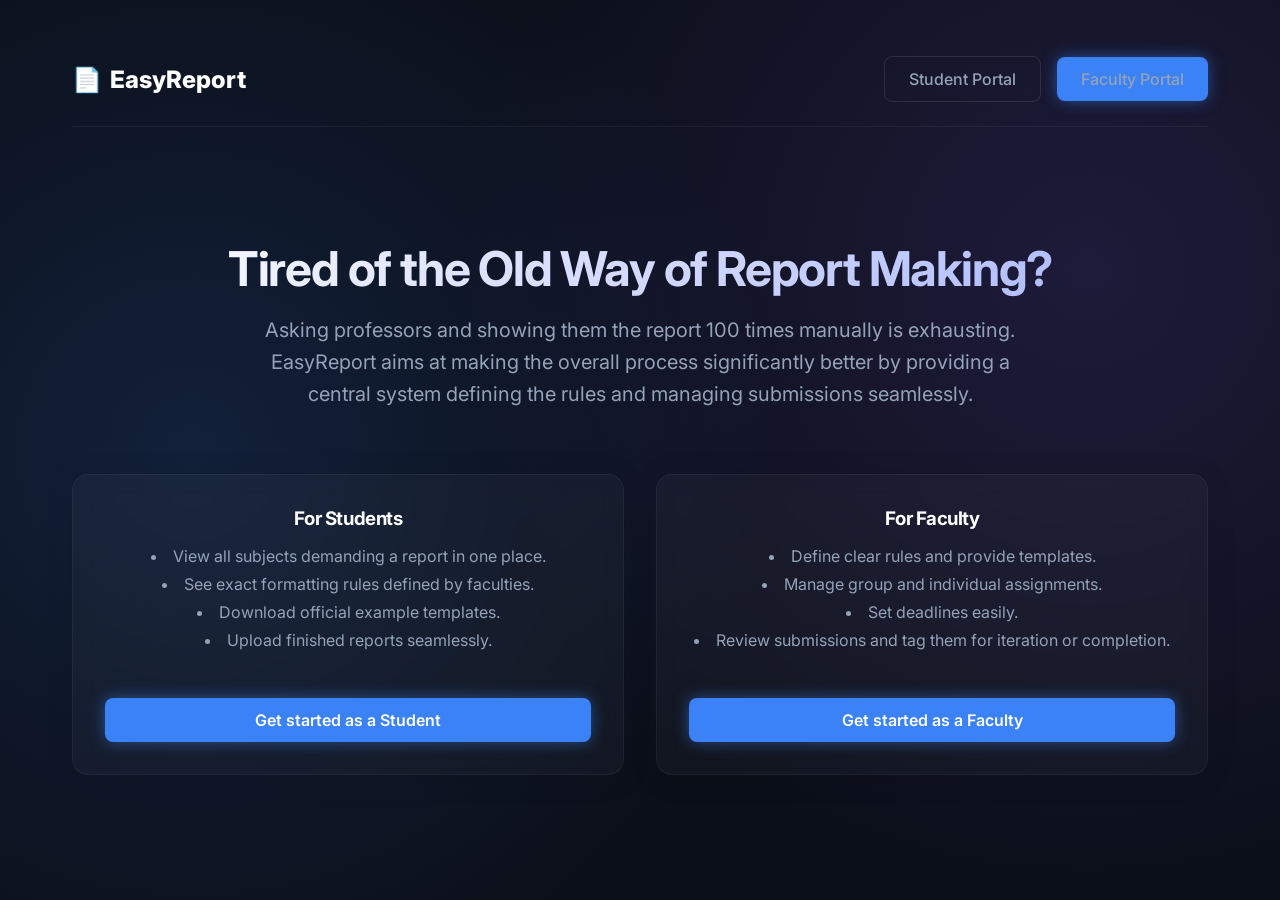
<file: index.html>
<!DOCTYPE html>
<html lang="en">
<head>
    <meta charset="UTF-8">
    <meta name="viewport" content="width=device-width, initial-scale=1.0">
    <title>EasyReport | Modernize College Reports</title>
    <meta name="description" content="Centralize and streamline your college report workflows.">
    <link href="https://fonts.googleapis.com/css2?family=Inter:wght@400;500;600;700;800&display=swap" rel="stylesheet">
    <link rel="stylesheet" href="css/style.css">
</head>
<body>
    <div class="container">
        <nav>
            <a href="index.html" class="logo">
                <span class="logo-icon">📄</span> EasyReport
            </a>
            <div class="nav-links">
                <a href="student.html" class="btn btn-outline">Student Portal</a>
                <a href="faculty.html" class="btn btn-primary">Faculty Portal</a>
            </div>
        </nav>

        <main class="hero animate-fade-in">
            <h1>Tired of the Old Way of Report Making?</h1>
            <p>Asking professors and showing them the report 100 times manually is exhausting. EasyReport aims at making the overall process significantly better by providing a central system defining the rules and managing submissions seamlessly.</p>
            


            <div class="features grid-2 text-left">
                <div class="glass-panel">
                    <h3>For Students</h3>
                    <ul class="rules-list mt-4">
                        <li>View all subjects demanding a report in one place.</li>
                        <li>See exact formatting rules defined by faculties.</li>
                        <li>Download official example templates.</li>
                        <li>Upload finished reports seamlessly.</li>
                    </ul>
                    <div style="margin-top: auto; padding-top: 1.5rem;">
                        <a href="student.html" class="btn btn-primary" style="width: 100%;">Get started as a Student</a>
                    </div>
                </div>
                <div class="glass-panel">
                    <h3>For Faculty</h3>
                    <ul class="rules-list mt-4">
                        <li>Define clear rules and provide templates.</li>
                        <li>Manage group and individual assignments.</li>
                        <li>Set deadlines easily.</li>
                        <li>Review submissions and tag them for iteration or completion.</li>
                    </ul>
                    <div style="margin-top: auto; padding-top: 1.5rem;">
                        <a href="faculty.html" class="btn btn-primary" style="width: 100%;">Get started as a Faculty</a>
                    </div>
                </div>
            </div>
        </main>
    </div>
</body>
</html>
</file>
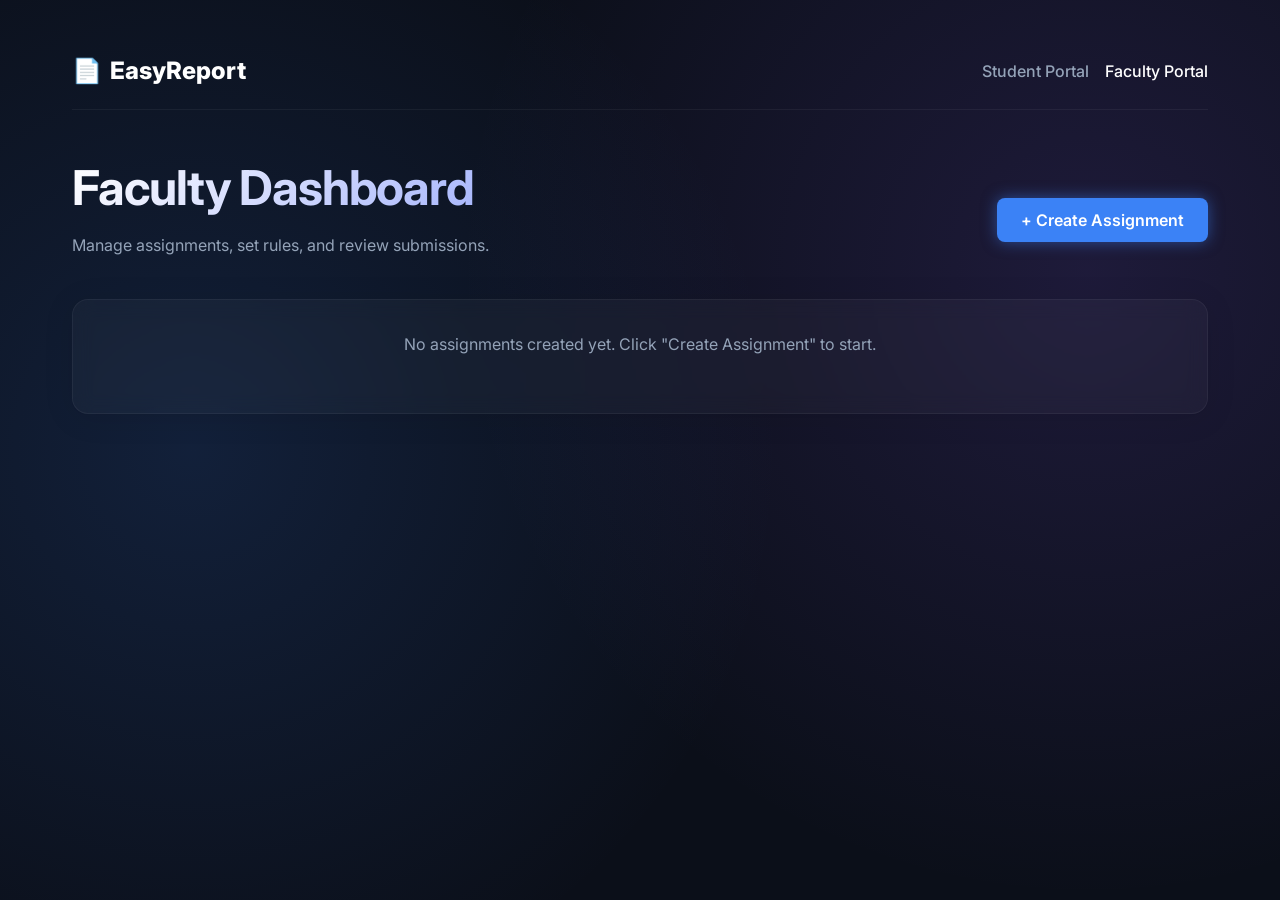
<file: faculty.html>
<!DOCTYPE html>
<html lang="en">
<head>
    <meta charset="UTF-8">
    <meta name="viewport" content="width=device-width, initial-scale=1.0">
    <title>Faculty Portal | EasyReport</title>
    <link href="https://fonts.googleapis.com/css2?family=Inter:wght@400;500;600;700;800&display=swap" rel="stylesheet">
    <link rel="stylesheet" href="css/style.css">
</head>
<body>
    <div class="container animate-fade-in">
        <nav>
            <a href="index.html" class="logo">
                <span class="logo-icon">📄</span> EasyReport
            </a>
            <div class="nav-links">
                <a href="student.html">Student Portal</a>
                <a href="faculty.html" class="active">Faculty Portal</a>
            </div>
        </nav>

        <header class="mb-4 page-header">
            <div>
                <h1>Faculty Dashboard</h1>
                <p>Manage assignments, set rules, and review submissions.</p>
            </div>
            <button class="btn btn-primary" onclick="openCreateModal()">+ Create Assignment</button>
        </header>

        <div id="faculty-assignments-list" class="grid-2">
            <!-- Faculty assignments and submissions loaded here -->
        </div>
    </div>

    <!-- Create Assignment Modal -->
    <div id="create-modal" class="modal-overlay hidden">
        <div class="modal" style="max-height: 90vh; overflow-y: auto;">
            <div class="modal-header">
                <h2>Create Assignment</h2>
                <button class="close-btn" onclick="closeCreateModal()">&times;</button>
            </div>
            <form id="create-form">
                <div class="form-group">
                    <label for="subject">Subject / Assignment Name</label>
                    <input type="text" id="subject" required placeholder="e.g. Software Engineering Mini Project">
                </div>
                <div class="form-group">
                    <label for="rules">Rules & Guidelines</label>
                    <textarea id="rules" required placeholder="- Times New Roman, Size 12&#n- Left aligned sub-sections&#n- New page for chapters"></textarea>
                </div>
                <div class="form-group">
                    <label for="assignment-type">Type</label>
                    <select id="assignment-type" onchange="toggleGroupMembers()">
                        <option value="Individual">Individual</option>
                        <option value="Group">Group</option>
                    </select>
                </div>
                <div class="form-group hidden" id="max-members-group">
                    <label for="max-members">Max Members</label>
                    <input type="number" id="max-members" min="2" max="10" value="4">
                </div>
                <div class="form-group">
                    <label for="deadline">Deadline</label>
                    <input type="date" id="deadline" required>
                </div>
                <div class="form-group">
                    <label>Accepted File Types</label>
                    <div class="checkbox-group">
                        <label><input type="checkbox" name="file-types" value=".pdf" checked> .pdf</label>
                        <label><input type="checkbox" name="file-types" value=".docx" checked> .docx</label>
                        <label><input type="checkbox" name="file-types" value=".zip"> .zip</label>
                    </div>
                </div>
                <div class="form-group">
                    <label for="template-file">Example Template (Optional)</label>
                    <input type="file" id="template-file">
                </div>
                <button type="submit" class="btn btn-primary" style="width: 100%">Create Assignment</button>
            </form>
        </div>
    </div>

    <!-- Review Modal -->
    <div id="review-modal" class="modal-overlay hidden">
        <div class="modal">
            <div class="modal-header">
                <h2>Review Submission</h2>
                <button class="close-btn" onclick="closeReviewModal()">&times;</button>
            </div>
            <form id="review-form">
                <input type="hidden" id="review-submission-id">
                <div class="form-group">
                    <label for="review-status">Status</label>
                    <select id="review-status" required>
                        <option value="Correct">Correct (Approved)</option>
                        <option value="Reiterate">Reiterate (Needs Changes)</option>
                    </select>
                </div>
                <div class="form-group">
                    <label for="review-feedback">Feedback / Suggested Changes</label>
                    <textarea id="review-feedback" placeholder="Leave comments for the student..."></textarea>
                </div>
                <button type="submit" class="btn btn-primary" style="width: 100%">Submit Review</button>
            </form>
        </div>
    </div>

    <script src="js/store.js"></script>
    <script src="js/faculty.js"></script>
</body>
</html>
</file>
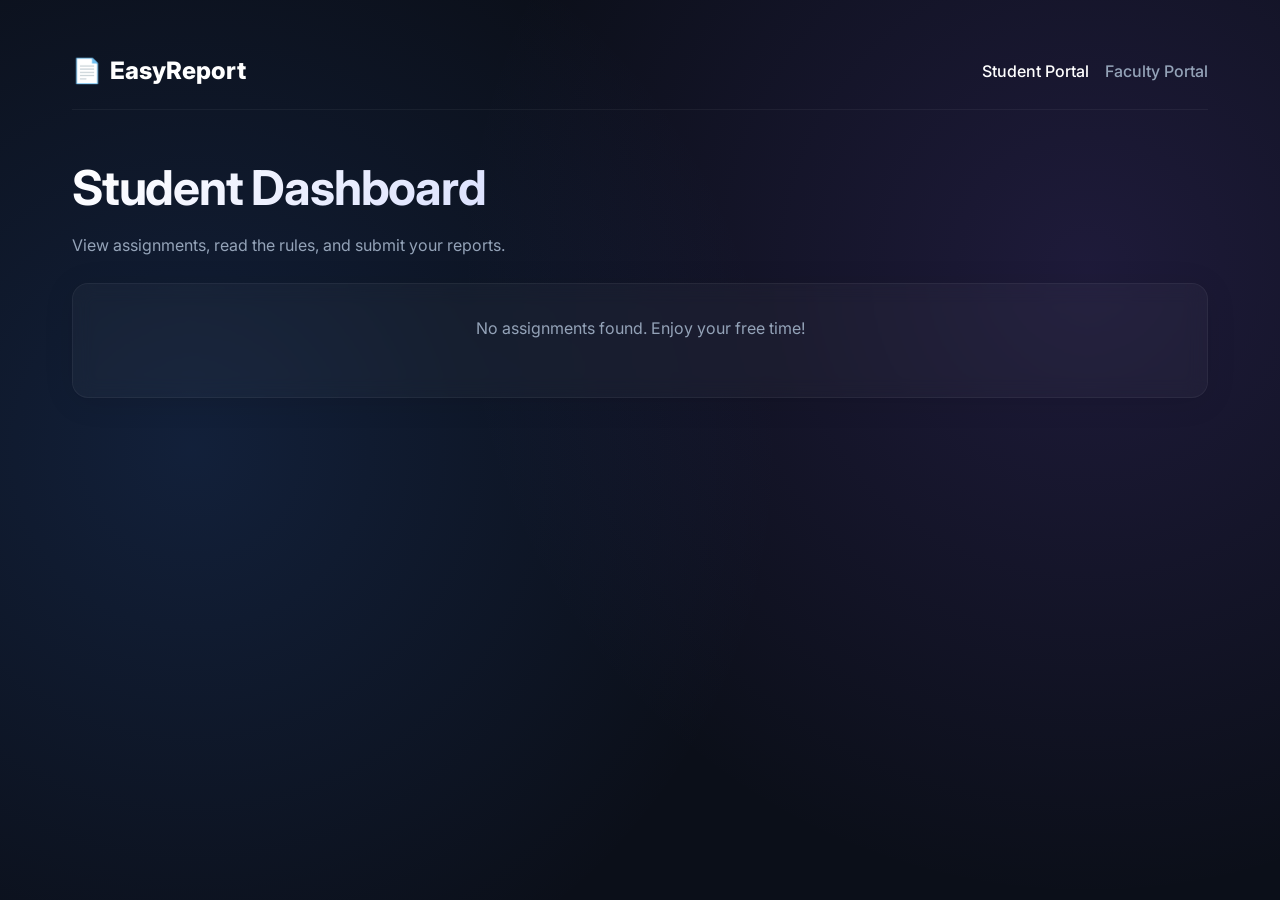
<file: student.html>
<!DOCTYPE html>
<html lang="en">
<head>
    <meta charset="UTF-8">
    <meta name="viewport" content="width=device-width, initial-scale=1.0">
    <title>Student Portal | EasyReport</title>
    <link href="https://fonts.googleapis.com/css2?family=Inter:wght@400;500;600;700;800&display=swap" rel="stylesheet">
    <link rel="stylesheet" href="css/style.css">
</head>
<body>
    <div class="container animate-fade-in">
        <nav>
            <a href="index.html" class="logo">
                <span class="logo-icon">📄</span> EasyReport
            </a>
            <div class="nav-links">
                <a href="student.html" class="active">Student Portal</a>
                <a href="faculty.html">Faculty Portal</a>
            </div>
        </nav>

        <header class="mb-4">
            <h1>Student Dashboard</h1>
            <p>View assignments, read the rules, and submit your reports.</p>
        </header>

        <div id="assignments-list" class="grid-2">
            <!-- Assignments will be loaded here via JS -->
        </div>
    </div>

    <!-- Upload Modal -->
    <div id="upload-modal" class="modal-overlay hidden">
        <div class="modal">
            <div class="modal-header">
                <h2>Upload Report</h2>
                <button class="close-btn" onclick="closeModal()">&times;</button>
            </div>
            <form id="upload-form">
                <input type="hidden" id="assignment-id">
                <div class="form-group">
                    <label for="student-name">Student Name(s) (Comma separated for group)</label>
                    <input type="text" id="student-name" required placeholder="e.g. John Doe, Jane Smith">
                </div>
                <div class="form-group">
                    <label for="student-usn">USN(s) (Comma separated)</label>
                    <input type="text" id="student-usn" required placeholder="e.g. 1KS24CS003, 1KS24CS004">
                </div>
                <div class="form-group">
                    <label for="report-file">Report File (PDF/DOCX)</label>
                    <input type="file" id="report-file" required>
                </div>
                <button type="submit" class="btn btn-primary" style="width: 100%">Submit Report</button>
            </form>
        </div>
    </div>

    <script src="js/store.js"></script>
    <script src="js/student.js"></script>
</body>
</html>
</file>
<file: css/style.css>
:root {
    --bg-main: #0b0f19;
    --bg-card: rgba(255, 255, 255, 0.03);
    --bg-card-hover: rgba(255, 255, 255, 0.05);
    --text-primary: #ffffff;
    --text-secondary: #94a3b8;
    --accent-primary: #3b82f6;
    --accent-glow: rgba(59, 130, 246, 0.5);
    --accent-success: #10b981;
    --accent-warning: #f59e0b;
    --accent-danger: #ef4444;
    --border-color: rgba(255, 255, 255, 0.1);
    --glass-border: 1px solid rgba(255, 255, 255, 0.05);
    --glass-shadow: 0 4px 30px rgba(0, 0, 0, 0.1);
    --glass-blur: blur(10px);
}

* {
    margin: 0;
    padding: 0;
    box-sizing: border-box;
    font-family: 'Inter', 'Segoe UI', Tahoma, Geneva, Verdana, sans-serif;
}

body {
    background-color: var(--bg-main);
    color: var(--text-primary);
    min-height: 100vh;
    overflow-x: hidden;
    position: relative;
    background-image: 
        radial-gradient(circle at 15% 50%, rgba(59, 130, 246, 0.15) 0%, transparent 50%),
        radial-gradient(circle at 85% 30%, rgba(139, 92, 246, 0.15) 0%, transparent 50%);
}

.container {
    max-width: 1200px;
    margin: 0 auto;
    padding: 2rem;
}

/* Glassmorphism Classes */
.glass-panel {
    background: var(--bg-card);
    backdrop-filter: var(--glass-blur);
    -webkit-backdrop-filter: var(--glass-blur);
    border: var(--glass-border);
    box-shadow: var(--glass-shadow);
    border-radius: 16px;
    padding: 2rem;
    transition: transform 0.3s ease, box-shadow 0.3s ease;
}

.glass-panel:hover {
    transform: translateY(-2px);
    box-shadow: 0 8px 40px rgba(0, 0, 0, 0.2);
}

/* Typography */
h1, h2, h3 {
    margin-bottom: 1rem;
    font-weight: 700;
    letter-spacing: -0.025em;
}

h1 {
    font-size: 3rem;
    background: linear-gradient(135deg, #fff 0%, #a5b4fc 100%);
    -webkit-background-clip: text;
    -webkit-text-fill-color: transparent;
}

p {
    color: var(--text-secondary);
    line-height: 1.6;
    margin-bottom: 1.5rem;
}

/* Page Header */
.page-header {
    display: flex;
    flex-wrap: wrap;
    justify-content: space-between;
    align-items: center;
    gap: 1rem;
    margin-bottom: 2rem;
}

/* Navbar */
nav {
    display: flex;
    justify-content: space-between;
    align-items: center;
    gap: 0.5rem;
    padding: 1.5rem 0;
    border-bottom: var(--glass-border);
    margin-bottom: 3rem;
}

.logo {
    font-size: 1.5rem;
    font-weight: 800;
    color: var(--text-primary);
    text-decoration: none;
    display: flex;
    align-items: center;
    gap: 0.5rem;
    white-space: nowrap;
}

.logo-icon {
    color: var(--accent-primary);
}

.nav-links {
    display: flex;
    gap: 1rem;
    align-items: center;
}

.nav-links a {
    color: var(--text-secondary);
    text-decoration: none;
    font-weight: 500;
    transition: color 0.2s ease;
}

.nav-links a:hover, .nav-links a.active {
    color: var(--text-primary);
}

/* Buttons */
.btn {
    display: inline-flex;
    align-items: center;
    justify-content: center;
    gap: 0.5rem;
    padding: 0.75rem 1.5rem;
    border-radius: 8px;
    font-weight: 600;
    cursor: pointer;
    transition: all 0.2s ease;
    border: none;
    text-decoration: none;
    font-size: 1rem;
}

.btn-primary {
    background: var(--accent-primary);
    color: white;
    box-shadow: 0 0 15px var(--accent-glow);
}

.btn-primary:hover {
    background: #2563eb;
    box-shadow: 0 0 25px var(--accent-glow);
    transform: scale(1.02);
}

@media (max-width: 480px) {
    nav {
        padding: 1rem 0;
    }
    .logo {
        font-size: 1.1rem;
    }
    .logo-icon {
        font-size: 1rem;
    }
    .btn {
        padding: 0.4rem 0.6rem;
        font-size: 0.75rem;
    }
    .nav-links {
        gap: 0.25rem;
    }
}

.btn-outline {
    background: transparent;
    color: var(--text-primary);
    border: 1px solid var(--border-color);
}

.btn-outline:hover {
    background: rgba(255, 255, 255, 0.05);
}

.btn-success { background: var(--accent-success); color: white; }
.btn-warning { background: var(--accent-warning); color: white; }

/* Forms */
.form-group {
    margin-bottom: 1.5rem;
}

label {
    display: block;
    margin-bottom: 0.5rem;
    color: var(--text-primary);
    font-weight: 500;
}

input[type="text"],
input[type="number"],
input[type="date"],
input[type="file"],
textarea,
select {
    width: 100%;
    padding: 0.75rem 1rem;
    background: rgba(0, 0, 0, 0.2);
    border: 1px solid var(--border-color);
    border-radius: 8px;
    color: var(--text-primary);
    font-size: 1rem;
    transition: border-color 0.2s ease, box-shadow 0.2s ease;
}

input:focus, textarea:focus, select:focus {
    outline: none;
    border-color: var(--accent-primary);
    box-shadow: 0 0 0 3px rgba(59, 130, 246, 0.2);
}

textarea {
    resize: vertical;
    min-height: 100px;
}

.checkbox-group {
    display: flex;
    align-items: center;
    gap: 0.5rem;
}

.checkbox-group input {
    width: auto;
}

/* Grid Layouts */
.grid-2 {
    display: grid;
    grid-template-columns: repeat(auto-fit, minmax(300px, 1fr));
    gap: 2rem;
}

/* Badges */
.badge {
    padding: 0.25rem 0.75rem;
    border-radius: 9999px;
    font-size: 0.875rem;
    font-weight: 600;
}

.badge-info { background: rgba(59, 130, 246, 0.2); color: #60a5fa; border: 1px solid rgba(59, 130, 246, 0.3); }
.badge-success { background: rgba(16, 185, 129, 0.2); color: #34d399; border: 1px solid rgba(16, 185, 129, 0.3); }
.badge-warning { background: rgba(245, 158, 11, 0.2); color: #fbbf24; border: 1px solid rgba(245, 158, 11, 0.3); }

/* specific components */
.hero {
    text-align: center;
    padding: 4rem 0;
}

.hero p {
    font-size: 1.25rem;
    max-width: 800px;
    margin: 0 auto 2rem;
}

.features {
    margin-top: 4rem;
}

.card {
    display: flex;
    flex-direction: column;
    height: 100%;
}

.card-header {
    border-bottom: 1px solid var(--border-color);
    padding-bottom: 1rem;
    margin-bottom: 1rem;
    display: flex;
    justify-content: space-between;
    align-items: center;
}

.card-body {
    flex-grow: 1;
}

.card-footer {
    margin-top: 1.5rem;
    padding-top: 1rem;
    border-top: 1px solid var(--border-color);
    display: flex;
    justify-content: flex-end;
    gap: 1rem;
}

.rules-list {
    list-style-position: inside;
    color: var(--text-secondary);
    margin-bottom: 1.5rem;
}

.rules-list li {
    margin-bottom: 0.5rem;
}

/* Utility */
.text-center { text-align: center; }
.mt-2 { margin-top: 0.5rem; }
.mt-4 { margin-top: 1rem; }
.mb-2 { margin-bottom: 0.5rem; }
.mb-4 { margin-bottom: 1rem; }
.hidden { display: none !important; }

/* Animations */
@keyframes fadeIn {
    from { opacity: 0; transform: translateY(10px); }
    to { opacity: 1; transform: translateY(0); }
}

.animate-fade-in {
    animation: fadeIn 0.5s ease forwards;
}

/* Modal */
.modal-overlay {
    position: fixed;
    top: 0;
    left: 0;
    right: 0;
    bottom: 0;
    background: rgba(0, 0, 0, 0.7);
    backdrop-filter: blur(5px);
    display: flex;
    justify-content: center;
    align-items: center;
    z-index: 1000;
}

.modal {
    background: var(--bg-main);
    border: var(--glass-border);
    box-shadow: var(--glass-shadow);
    border-radius: 16px;
    width: 100%;
    max-width: 500px;
    padding: 2rem;
}

.modal-header {
    display: flex;
    justify-content: space-between;
    align-items: center;
    margin-bottom: 1.5rem;
}

.close-btn {
    background: none;
    border: none;
    color: var(--text-secondary);
    font-size: 1.5rem;
    cursor: pointer;
}

.close-btn:hover {
    color: var(--text-primary);
}
</file>
